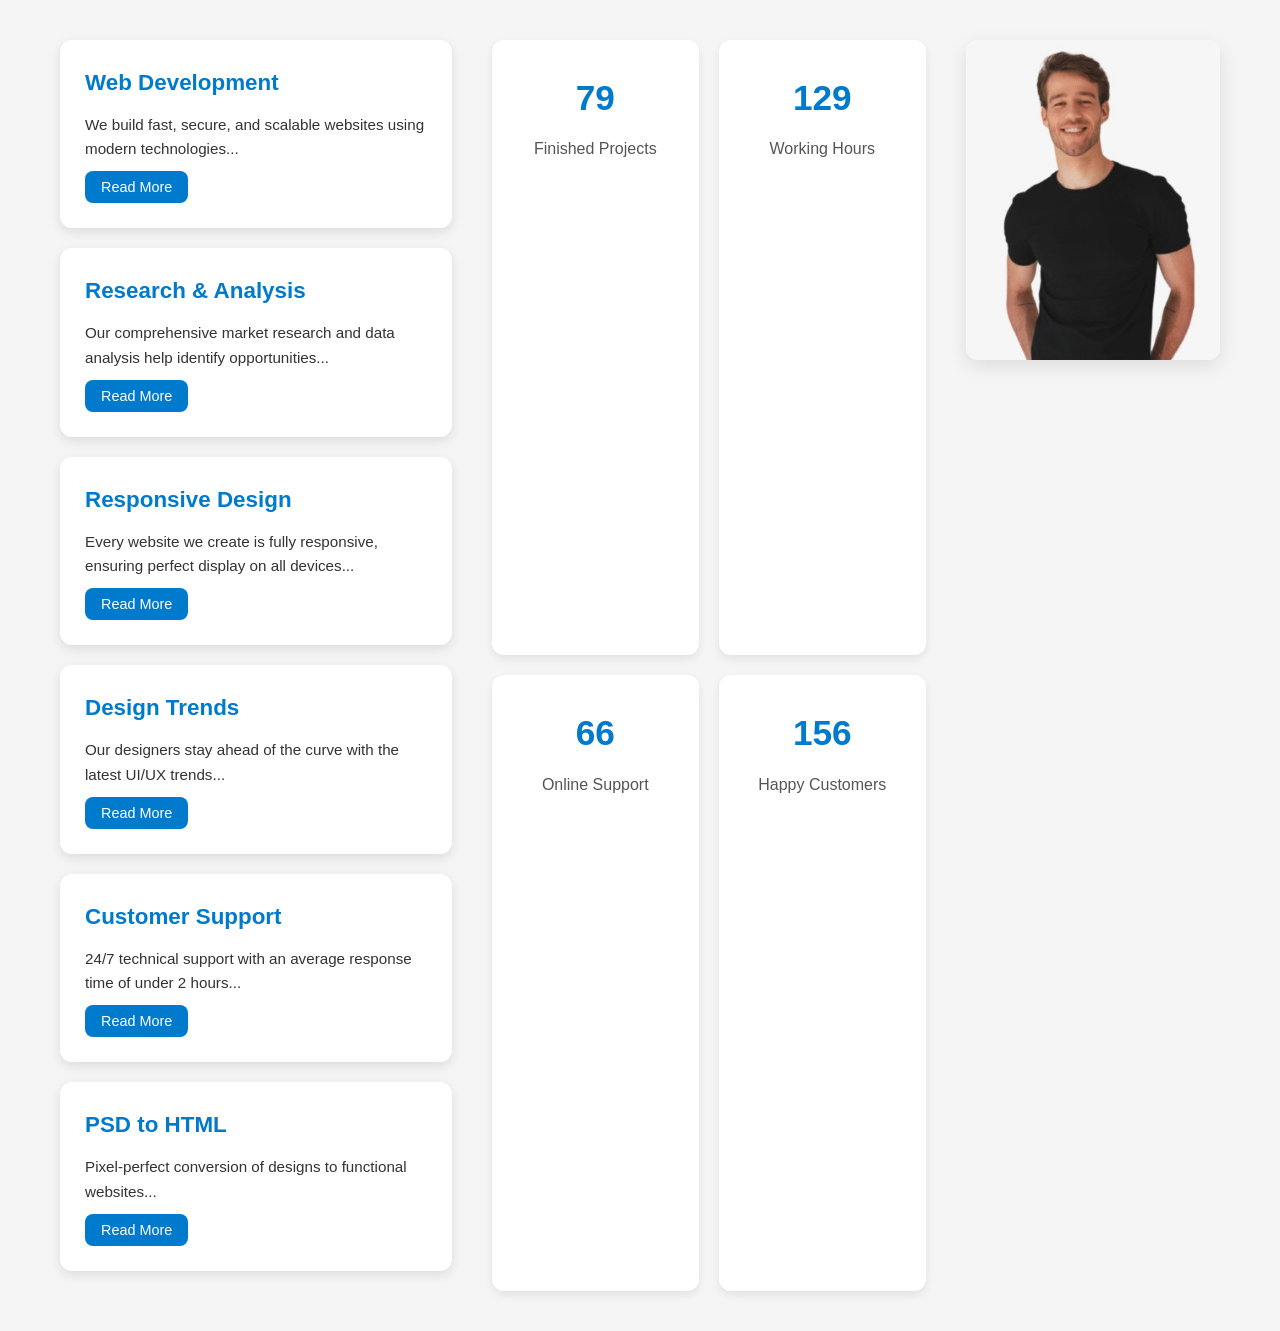
<file: index.html>
<!DOCTYPE html>
<html lang="en">
<head>
  <meta charset="UTF-8" />
  <meta name="viewport" content="width=device-width, initial-scale=1.0"/>
  <title>Web Development Services</title>
  <link rel="stylesheet" href="style.css" />
</head>
<body>
  <div class="main-container">
    <div class="content-container">
      <!-- Service Cards with Read More functionality -->
      <div class="service-card">
        <h3>Web Development</h3>
        <p class="short-text">We build fast, secure, and scalable websites using modern technologies...</p>
        <p class="full-text">We build fast, secure, and scalable websites using modern technologies like React, Node.js, and MongoDB. Our development process focuses on clean code, optimal performance, and rigorous testing to ensure bug-free deployment. We follow Agile methodologies for efficient project management.</p>
        <button class="read-more-btn">Read More</button>
      </div>

      <div class="service-card">
        <h3>Research & Analysis</h3>
        <p class="short-text">Our comprehensive market research and data analysis help identify opportunities...</p>
        <p class="full-text">Our comprehensive market research and data analysis help identify opportunities and optimize your digital strategy. We use advanced analytics tools like Google Analytics, Hotjar, and SEMrush to gather insights and drive data-informed decisions that boost your online presence and ROI.</p>
        <button class="read-more-btn">Read More</button>
      </div>

      <div class="service-card">
        <h3>Responsive Design</h3>
        <p class="short-text">Every website we create is fully responsive, ensuring perfect display on all devices...</p>
        <p class="full-text">Every website we create is fully responsive, ensuring perfect display on all devices from smartphones to large desktop monitors. We implement mobile-first design principles using CSS Grid and Flexbox, along with thorough cross-browser testing to guarantee optimal user experience across all platforms.</p>
        <button class="read-more-btn">Read More</button>
      </div>

      <div class="service-card">
        <h3>Design Trends</h3>
        <p class="short-text">Our designers stay ahead of the curve with the latest UI/UX trends...</p>
        <p class="full-text">Our designers stay ahead of the curve with the latest UI/UX trends including micro-interactions, 3D elements, and dark mode implementations. We create visually stunning interfaces using tools like Figma and Adobe XD that enhance user engagement, reduce bounce rates, and improve conversion rates.</p>
        <button class="read-more-btn">Read More</button>
      </div>

      <div class="service-card">
        <h3>Customer Support</h3>
        <p class="short-text">24/7 technical support with an average response time of under 2 hours...</p>
        <p class="full-text">24/7 technical support with an average response time of under 2 hours. Our dedicated support team uses a ticketing system integrated with Slack and email to ensure your systems run smoothly at all times. We offer three support tiers to match your business needs.</p>
        <button class="read-more-btn">Read More</button>
      </div>

      <div class="service-card">
        <h3>PSD to HTML</h3>
        <p class="short-text">Pixel-perfect conversion of designs to functional websites...</p>
        <p class="full-text">Pixel-perfect conversion of designs to functional websites. We meticulously transform your visual concepts into clean, semantic HTML/CSS code with W3C validation. Our process includes optimizing all assets, implementing accessibility standards, and ensuring SEO-friendly markup structure.</p>
        <button class="read-more-btn">Read More</button>
      </div>
    </div>

    <!-- Statistics Section -->
    <div class="stats-container">
      <div class="stat-box">
        <div class="stat-number" data-target="135">0</div>
        <div class="stat-label">Finished Projects</div>
      </div>
      <div class="stat-box">
        <div class="stat-number" data-target="225">0</div>
        <div class="stat-label">Working Hours</div>
      </div>
      <div class="stat-box">
        <div class="stat-number" data-target="115">0</div>
        <div class="stat-label">Online Support</div>
      </div>
      <div class="stat-box">
        <div class="stat-number" data-target="272">0</div>
        <div class="stat-label">Happy Customers</div>
      </div>
    </div>

    <!-- Image Section -->
    <div class="image-container">
      <img src="img.jpg" alt="Our web development team collaborating on projects"/>
    </div>
  </div>

  <script src="script.js"></script>
</body>
</html>
</file>
<file: style.css>
/* Reset and Base Styles */
* {
    box-sizing: border-box;
    margin: 0;
    padding: 0;
}

body {
    font-family: 'Segoe UI', Tahoma, Geneva, Verdana, sans-serif;
    background-color: #f5f5f5;
    color: #333;
    line-height: 1.6;
    min-height: 100vh;
    display: flex;
    flex-direction: column;
}

a {
    text-decoration: none;
    color: inherit;
}

/* Main Layout Container */
.main-container {
    max-width: 1200px;
    margin: 40px auto;
    padding: 0 20px;
    display: flex;
    gap: 40px;
    flex: 1;
}

/* Content Section (left side) */
.content-section {
    flex: 1;
    display: flex;
    flex-direction: column;
}

/* Image Section (right side) */
.image-container {
    width: 400px;
    position: sticky;
    top: 40px;
    align-self: flex-start;
}

.image-container img {
    width: 100%;
    height: auto;
    border-radius: 12px;
    box-shadow: 0 6px 20px rgba(0, 0, 0, 0.1);
}

/* Service Cards Section */
.content-container {
    display: grid;
    grid-template-columns: repeat(auto-fit, minmax(320px, 1fr));
    gap: 20px;
    margin-bottom: 20px;
}

.service-card {
    background-color: #fff;
    border-radius: 12px;
    padding: 25px;
    box-shadow: 0 4px 12px rgba(0, 0, 0, 0.1);
    transition: transform 0.3s ease;
}

.service-card:hover {
    transform: translateY(-5px);
}

.service-card h3 {
    margin-bottom: 12px;
    color: #007acc;
    font-size: 1.4rem;
}

.service-card p {
    margin-bottom: 10px;
    font-size: 0.95rem;
}

/* Read More Button */
.read-more-btn {
    background-color: #007acc;
    color: white;
    border: none;
    padding: 8px 16px;
    border-radius: 8px;
    font-size: 0.9rem;
    cursor: pointer;
    transition: background-color 0.3s ease;
}

.read-more-btn:hover {
    background-color: #005fa3;
}

/* Expand/Collapse Text */
.full-text {
    display: none;
}

.service-card.expanded .full-text {
    display: block;
}

.service-card.expanded .short-text {
    display: none;
}

/* Stats Section - Now at bottom */
.stats-section {
    margin-top: auto; /* Pushes to bottom */
    padding-top: 50px;
}

.stats-container {
    display: flex;
    flex-wrap: wrap;
    gap: 20px;
    justify-content: space-around;
    text-align: center;
}

.stat-box {
    background-color: #ffffff;
    border-radius: 12px;
    padding: 30px 20px;
    flex: 1 1 200px;
    box-shadow: 0 4px 10px rgba(0, 0, 0, 0.08);
    transition: transform 0.3s ease;
}

.stat-box:hover {
    transform: scale(1.05);
}

.stat-number {
    font-size: 2.2rem;
    font-weight: bold;
    color: #007acc;
    margin-bottom: 10px;
}

.stat-label {
    font-size: 1rem;
    color: #555;
}

/* Responsive Adjustments */
@media (max-width: 900px) {
    .main-container {
        flex-direction: column;
    }
    
    .image-container {
        width: 100%;
        position: static;
        margin: 40px 0;
        order: 1;
    }
    
    .content-section {
        order: 2;
    }
    
    .stats-section {
        margin-top: 30px;
    }
}

@media (max-width: 768px) {
    .stat-box {
        flex: 1 1 45%;
    }
}

@media (max-width: 500px) {
    .stat-box {
        flex: 1 1 100%;
    }
    
    .content-container {
        grid-template-columns: 1fr;
    }
}
</file>
